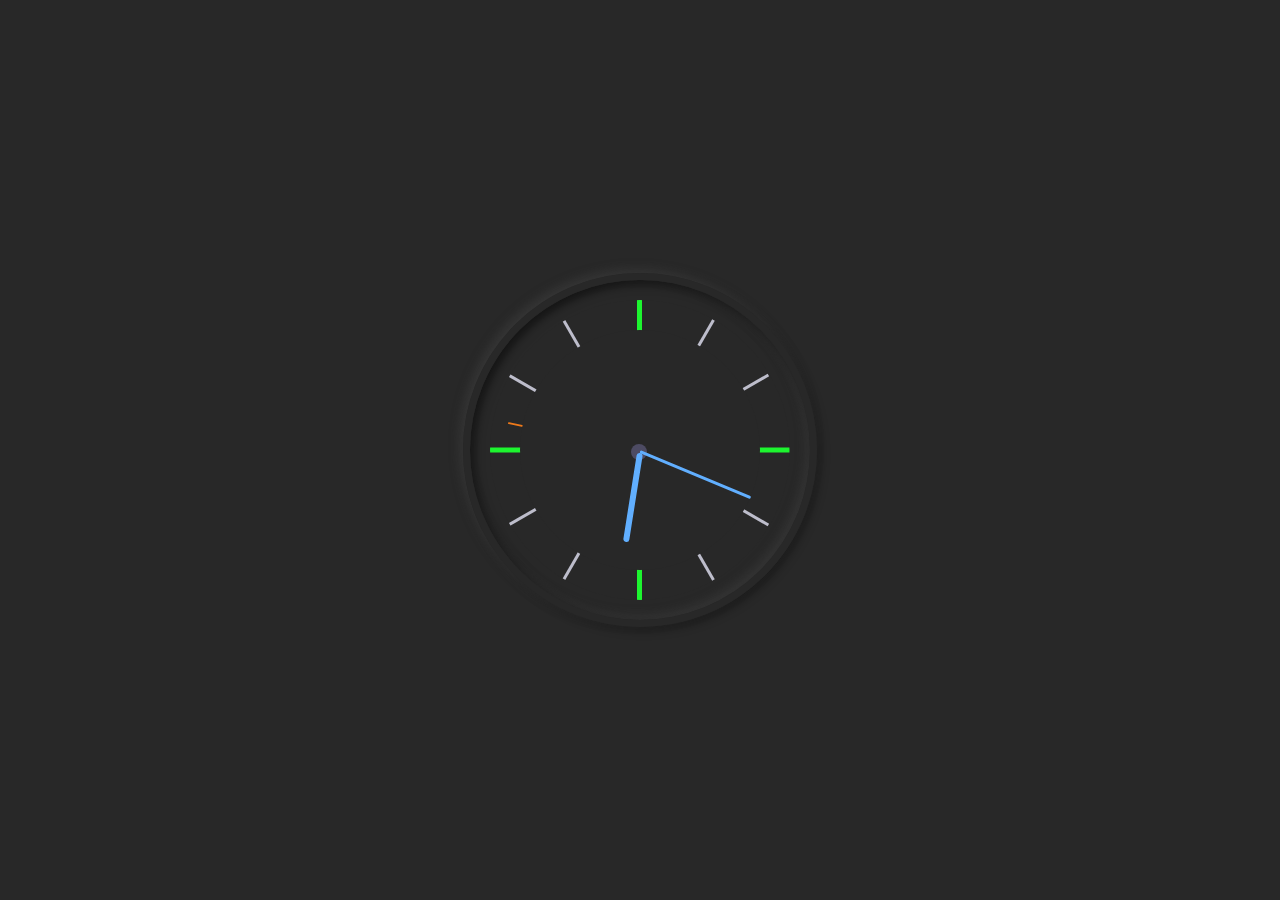
<file: clock.html>
<!DOCTYPE html>
<html lang="en">
  <head>
    <meta charset="UTF-8" />
    <meta http-equiv="X-UA-Compatible" content="IE=edge" />
    <meta name="viewport" content="width=device-width, initial-scale=1.0" />
    <title>Clock</title>
    <link rel="stylesheet" href="clockstyle.css" />
  </head>
  <body>
    <div class="clock">
      <div class="outer-clock-face">
        <div class="marking marking-one"></div>
        <div class="marking marking-two"></div>
        <div class="marking marking-three"></div>
        <div class="marking marking-four"></div>
        <div class="inner-clock-face"></div>
        <div class="hand hour-hand"></div>
        <div class="hand min-hand"></div>
        <div class="hand second-hand"></div>
      </div>
    </div>
    <script src="clockapp.js"></script>
  </body>
</html>
</file>
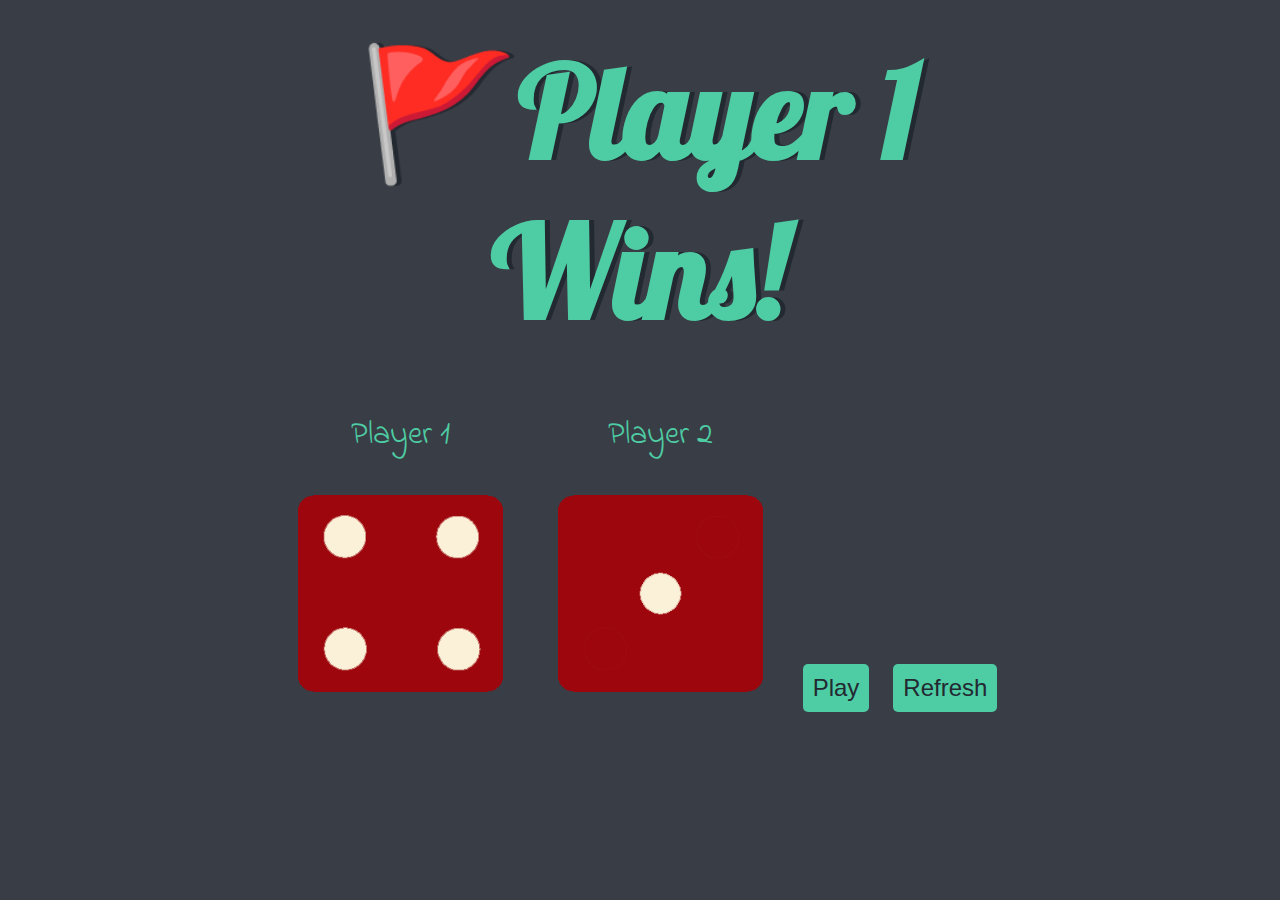
<file: dicee.html>
<!DOCTYPE html>
<html lang="en" dir="ltr">
  <head>
    <meta charset="utf-8" />
    <title>Dice</title>
    <link rel="stylesheet" href="dice.css" />
    <link
      href="https://fonts.googleapis.com/css?family=Indie+Flower|Lobster"
      rel="stylesheet"
    />
  </head>
  <body>
    <div class="container">
      <h1>Refresh Me</h1>
      <div class="dice">
        <p>Player 1</p>
        <img class="img1" src="images\dice6.png" />
      </div>
      <div class="dice">
        <p>Player 2</p>
        <img class="img2" src="images\dice6.png" />
      </div>
      <button class="btn" type="button" onClick="play()">Play</button>
      <button class="btn" type="button" onClick="refreshPage()">Refresh</button>      
    <script src="dice.js"></script>
  </body>

  <footer></footer>
</html>
</file>
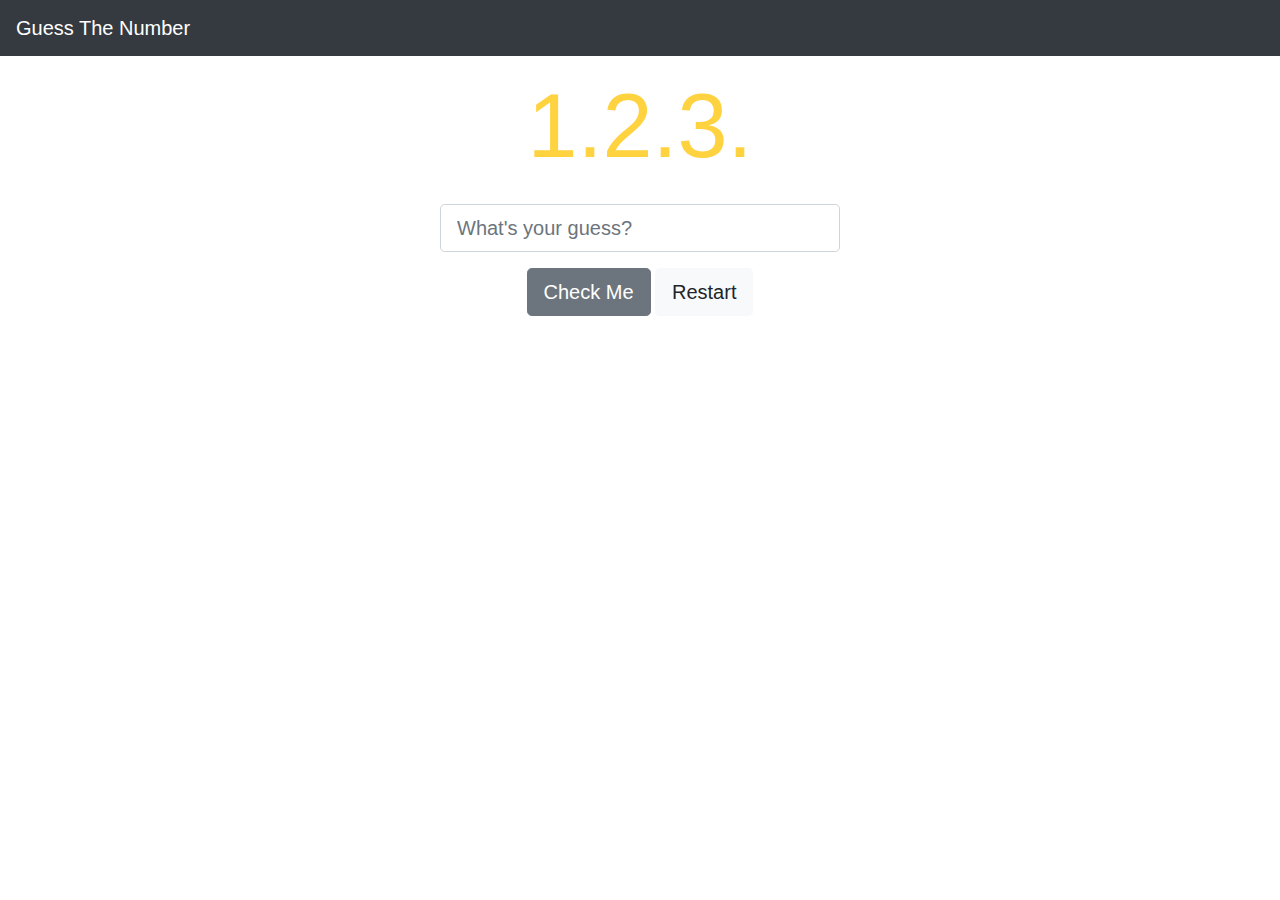
<file: guessnumber.html>
<!DOCTYPE html>
<html>
<head>
    <title>Guess The Number</title>
    <link rel="stylesheet" href="https://stackpath.bootstrapcdn.com/bootstrap/4.3.1/css/bootstrap.min.css" integrity="sha384-ggOyR0iXCbMQv3Xipma34MD+dH/1fQ784/j6cY/iJTQUOhcWr7x9JvoRxT2MZw1T" crossorigin="anonymous">
    <link rel="stylesheet" type="text/css" href="guessstyle.css">
    <script src="guessscript.js"></script>
</head>
<body class="text-center">
    <nav class="navbar navbar-dark bg-dark">
        <!-- Navbar content -->
        <a class="navbar-brand" href="#">Guess The Number</a>
    </nav>
    <main>
        <h1 class="banner p-3">1.2.3.</h1>
        <div class="form-group ">
            <input id="number-guess" class="form-control form-control-lg" type="number" placeholder="What's your guess?">
        </div>
        <div id="result">
            <!-- This is where the result will be-->
        </div>
        <button type="button" id="number-submit" class="btn btn-lg btn-secondary">Check Me</button>
        <button type="button" id="restart-game" class="btn btn-lg btn-light">Restart</button>
        <div id="history">
            <!-- This is where the guess history will be-->
        </div>
    </main>
</body>
</html>
</file>
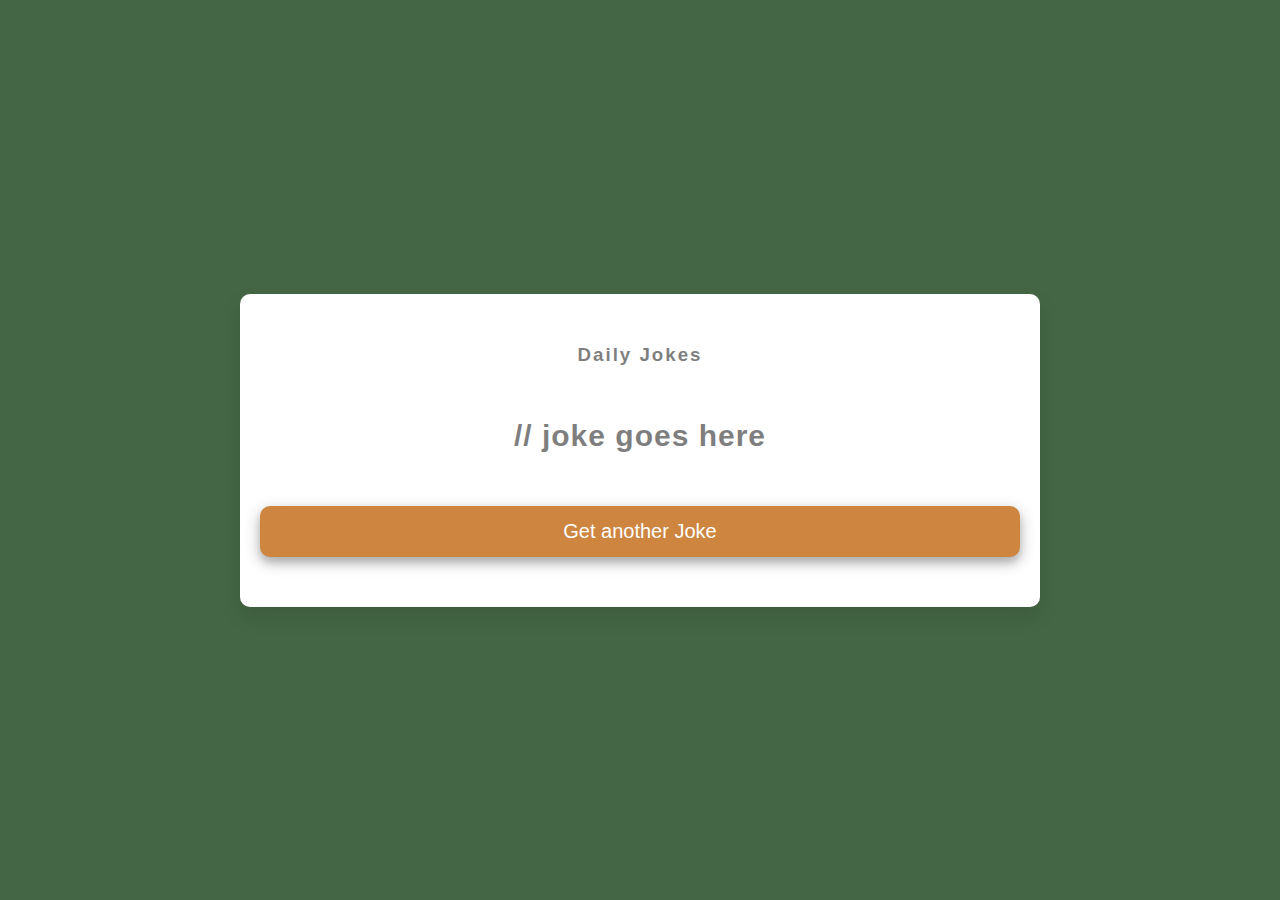
<file: Jokes.html>
<!DOCTYPE html>
<html lang="en">
  <head>
    <meta charset="UTF-8" />
    <meta http-equiv="X-UA-Compatible" content="IE=edge" />
    <meta name="viewport" content="width=device-width, initial-scale=1.0" />
    <title>Daily Jokes</title>
    <link rel="stylesheet" href="jokestyles.css" />
  </head>
  <body>
    <div class="container">
      <h3>Daily Jokes</h3>
      <div id="joke" class="joke">// joke goes here</div>
      <button id="jokeBtn" class="btn">Get another Joke</button>
    </div>

    <script src="jokeapp.js"></script>
  </body>
</html>
</file>
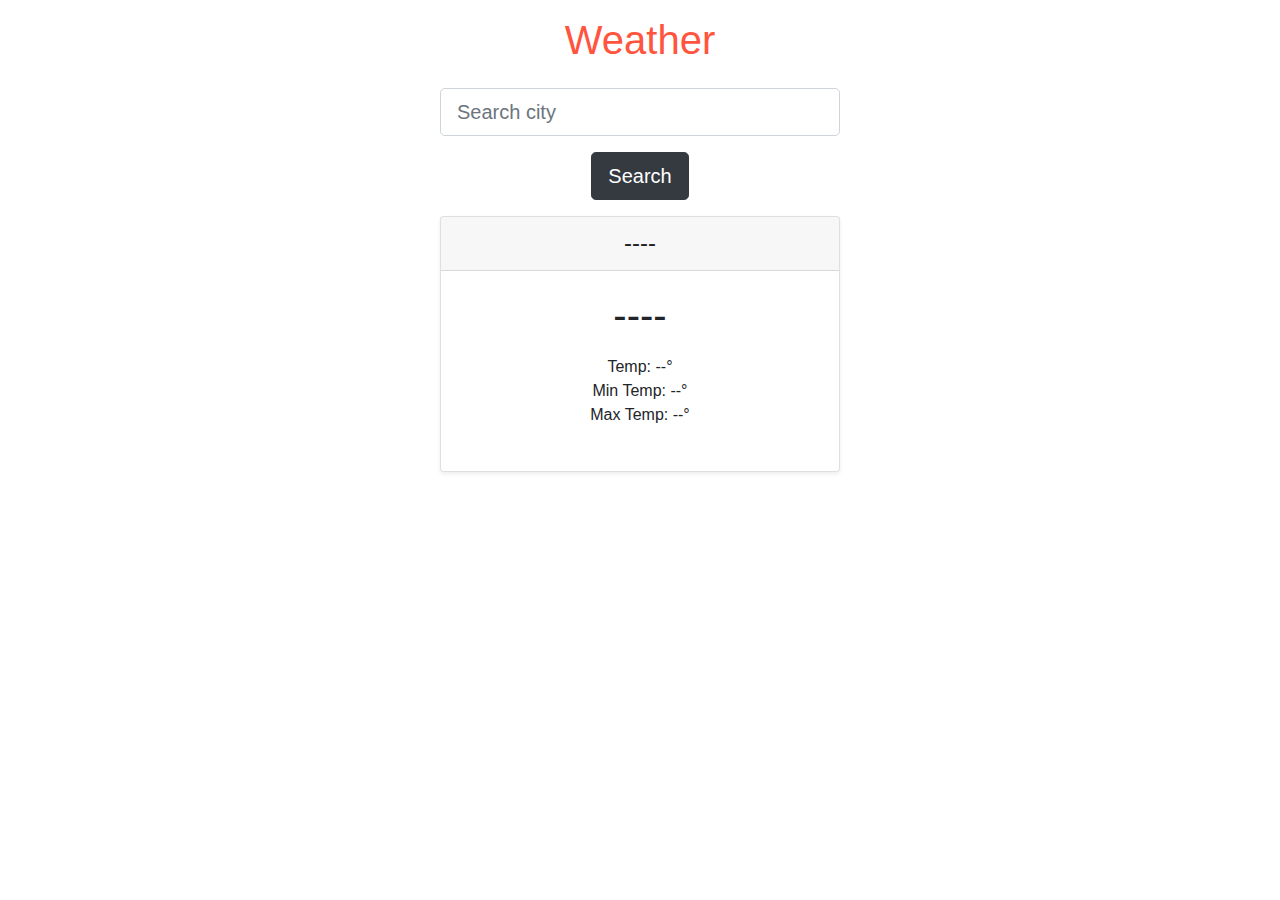
<file: weather.html>
<!DOCTYPE html>
<html>
<head>
    <title>Weather App</title>
    <link rel="stylesheet" href="https://stackpath.bootstrapcdn.com/bootstrap/4.3.1/css/bootstrap.min.css" integrity="sha384-ggOyR0iXCbMQv3Xipma34MD+dH/1fQ784/j6cY/iJTQUOhcWr7x9JvoRxT2MZw1T" crossorigin="anonymous">
    <link rel="stylesheet" type="text/css" href="weatherstyle.css">
    <script src="weatherscript.js"></script>
</head>
<body class="text-center">
    <main>
        <h1 class="banner p-3">Weather</h1>
        <div class="form-group">
            <input id="city-input" class="form-control form-control-lg" type="text" placeholder="Search city">
        </div>
        <button type="button" onclick="searchCity()" class="btn btn-lg btn-dark">Search</button>
        <div id="weather-output" class="mt-3">
          <div class="card-deck mb-3 text-center">
              <div class="card mb-4 shadow-sm">
                <div class="card-header">
                  <h4 id="city-name" class="my-0 font-weight-normal">----</h4>
                </div>
                <div class="card-body">
                  <h1 id="weather-type" class="card-title">----</h1>
                  <ul class="list-unstyled mt-3 mb-4">
                    <li>Temp: <span id="temp">--</span>°</li>
                    <li>Min Temp: <span id="min-temp">--</span>°</li>
                    <li>Max Temp: <span id="max-temp">--</span>°</li>
                  </ul>
                </div>
              </div>
          </div>
        </div>
    </main>
</body>
</html>
</file>
<file: clockstyle.css>
html {
  background: #282828;
  text-align: center;
  font-size: 10px;
}

body {
  margin: 0;
  font-size: 2rem;
  display: flex;
  flex: 1;
  min-height: 100vh;
  align-items: center;
}

.clock {
  width: 30rem;
  height: 30rem;
  position: relative;
  padding: 2rem;
  border: 7px solid #282828;
  box-shadow: -4px -4px 10px rgba(67, 67, 67, 0.5),
    inset 4px 4px 10px rgba(0, 0, 0, 0.5),
    inset -4px -4px 10px rgba(67, 67, 67, 0.5), 4px 4px 10px rgba(0, 0, 0, 0.3);
  border-radius: 50%;
  margin: 50px auto;
}
.outer-clock-face {
  position: relative;
  background: #282828;
  overflow: hidden;
  width: 100%;
  height: 100%;
  border-radius: 100%;
}

.outer-clock-face::after {
  -webkit-transform: rotate(90deg);
  -moz-transform: rotate(90deg);
  transform: rotate(90deg);
}

.outer-clock-face::after,
.outer-clock-face::before,
.outer-clock-face .marking {
  content: "";
  position: absolute;
  width: 5px;
  height: 100%;
  background: #1df52f;
  z-index: 0;
  left: 49%;
}

.outer-clock-face .marking {
  background: #bdbdcb;
  width: 3px;
}

.outer-clock-face .marking.marking-one {
  -webkit-transform: rotate(30deg);
  -moz-transform: rotate(30deg);
  transform: rotate(30deg);
}

.outer-clock-face .marking.marking-two {
  -webkit-transform: rotate(60deg);
  -moz-transform: rotate(60deg);
  transform: rotate(60deg);
}

.outer-clock-face .marking.marking-three {
  -webkit-transform: rotate(120deg);
  -moz-transform: rotate(120deg);
  transform: rotate(120deg);
}

.outer-clock-face .marking.marking-four {
  -webkit-transform: rotate(150deg);
  -moz-transform: rotate(150deg);
  transform: rotate(150deg);
}
.inner-clock-face {
  position: absolute;
  top: 10%;
  left: 10%;
  width: 80%;
  height: 80%;
  background: #282828;
  -webkit-border-radius: 100%;
  -moz-border-radius: 100%;
  border-radius: 100%;
  z-index: 1;
}

.inner-clock-face::before {
  content: "";
  position: absolute;
  top: 50%;
  left: 50%;
  width: 16px;
  height: 16px;
  border-radius: 18px;
  margin-left: -9px;
  margin-top: -6px;
  background: #4d4b63;
  z-index: 11;
}
.hand {
    width: 50%;
    right: 50%;
    height: 6px;
    background: #61afff;
    position: absolute;
    top: 50%;
    border-radius: 6px;
    transform-origin: 100%;
    transform: rotate(90deg);
    transition-timing-function: cubic-bezier(0.1, 2.7, 0.58, 1);
  }
  
  .hand.hour-hand {
    width: 30%;
    z-index: 3;
  }
  
  .hand.min-hand {
    height: 3px;
    z-index: 10;
    width: 40%;
  }
  
  .hand.second-hand {
    background: #ee791a;
    width: 45%;
    height: 2px;
  }
</file>
<file: dice.css>
.container {
  width: 70%;
  margin: auto;
  text-align: center;
}

.dice {
  text-align: center;
  display: inline-block;
}

body {
  background-color: #393e46;
}

h1 {
  margin: 30px;
  font-family: "Lobster", cursive;
  text-shadow: 5px 0 #232931;
  font-size: 8rem;
  color: #4ecca3;
}

p {
  font-size: 2rem;
  color: #4ecca3;
  font-family: "Indie Flower", cursive;
}

img {
  width: 80%;
}

.btn {
  background-color: #4ecca3;
  color: #232931;
  border: none;
  padding: 10px;
  text-align: center;
  text-decoration: none;
  font-size: 1.5rem;
  margin: 10px;
  cursor: pointer;
  border-radius: 5px;
  align-items: center;
}

footer {
  margin-top: 5%;
  color: #eeeeee;
  text-align: center;
  font-family: "Indie Flower", cursive;
}
</file>
<file: guessstyle.css>
#number-guess, #result, #history {
    max-width: 400px;
    margin: 0 auto;
}

#history {
    margin-top: 16px;
}
  
.banner {
    color: #FFD23F;
    font-size: 90px;
    font-family: sans-serif;
}
</file>
<file: jokestyles.css>
* {
  box-sizing: border-box;
  width: 100%;
}

body {
  background-color: #464;
  font-family: "Roboto", sans-serif;
  display: flex;
  flex-direction: column;
  align-items: center;
  justify-content: center;
  height: 100vh;
  margin: 0;
  overflow: hidden;
  padding: 20px;
}

.container {
  width: 800px;
  max-width: 100%;
  background-color: #fff;
  border-radius: 10px;
  box-shadow: 0px 10px 20px rgba(0, 0, 0, 0.1);
  padding: 50px 20px;
  text-align: center;
  max-width: 100%;
  font-weight: 600;
}

h3 {
  margin: 0;
  opacity: 0.5;
  letter-spacing: 2px;
}

.joke {
  font-size: 30px;
  letter-spacing: 1px;
  line-height: 40px;
  margin: 50px auto;
  max-width: 100%;
  opacity: 0.5;
}
.btn {
  background-color: peru;
  border: 0;
  border-radius: 10px;
  color: #fff;
  box-shadow: 0 5px 15px rgba(0, 0, 0, 0.3), 0 6px 6px rgba(0, 0, 0, 0.1);
  padding: 14px 40px;
  font-size: 20px;
  cursor: pointer;
}

.btn:active {
  transform: scale(0.98);
}

.btn:focus {
  outline: 0;
}
</file>
<file: weatherstyle.css>
#city-input,
#weather-output {
  max-width: 400px;
  margin: 0 auto;
}

.banner {
  color: #ff553f;
  font-family: sans-serif;
}
</file>
